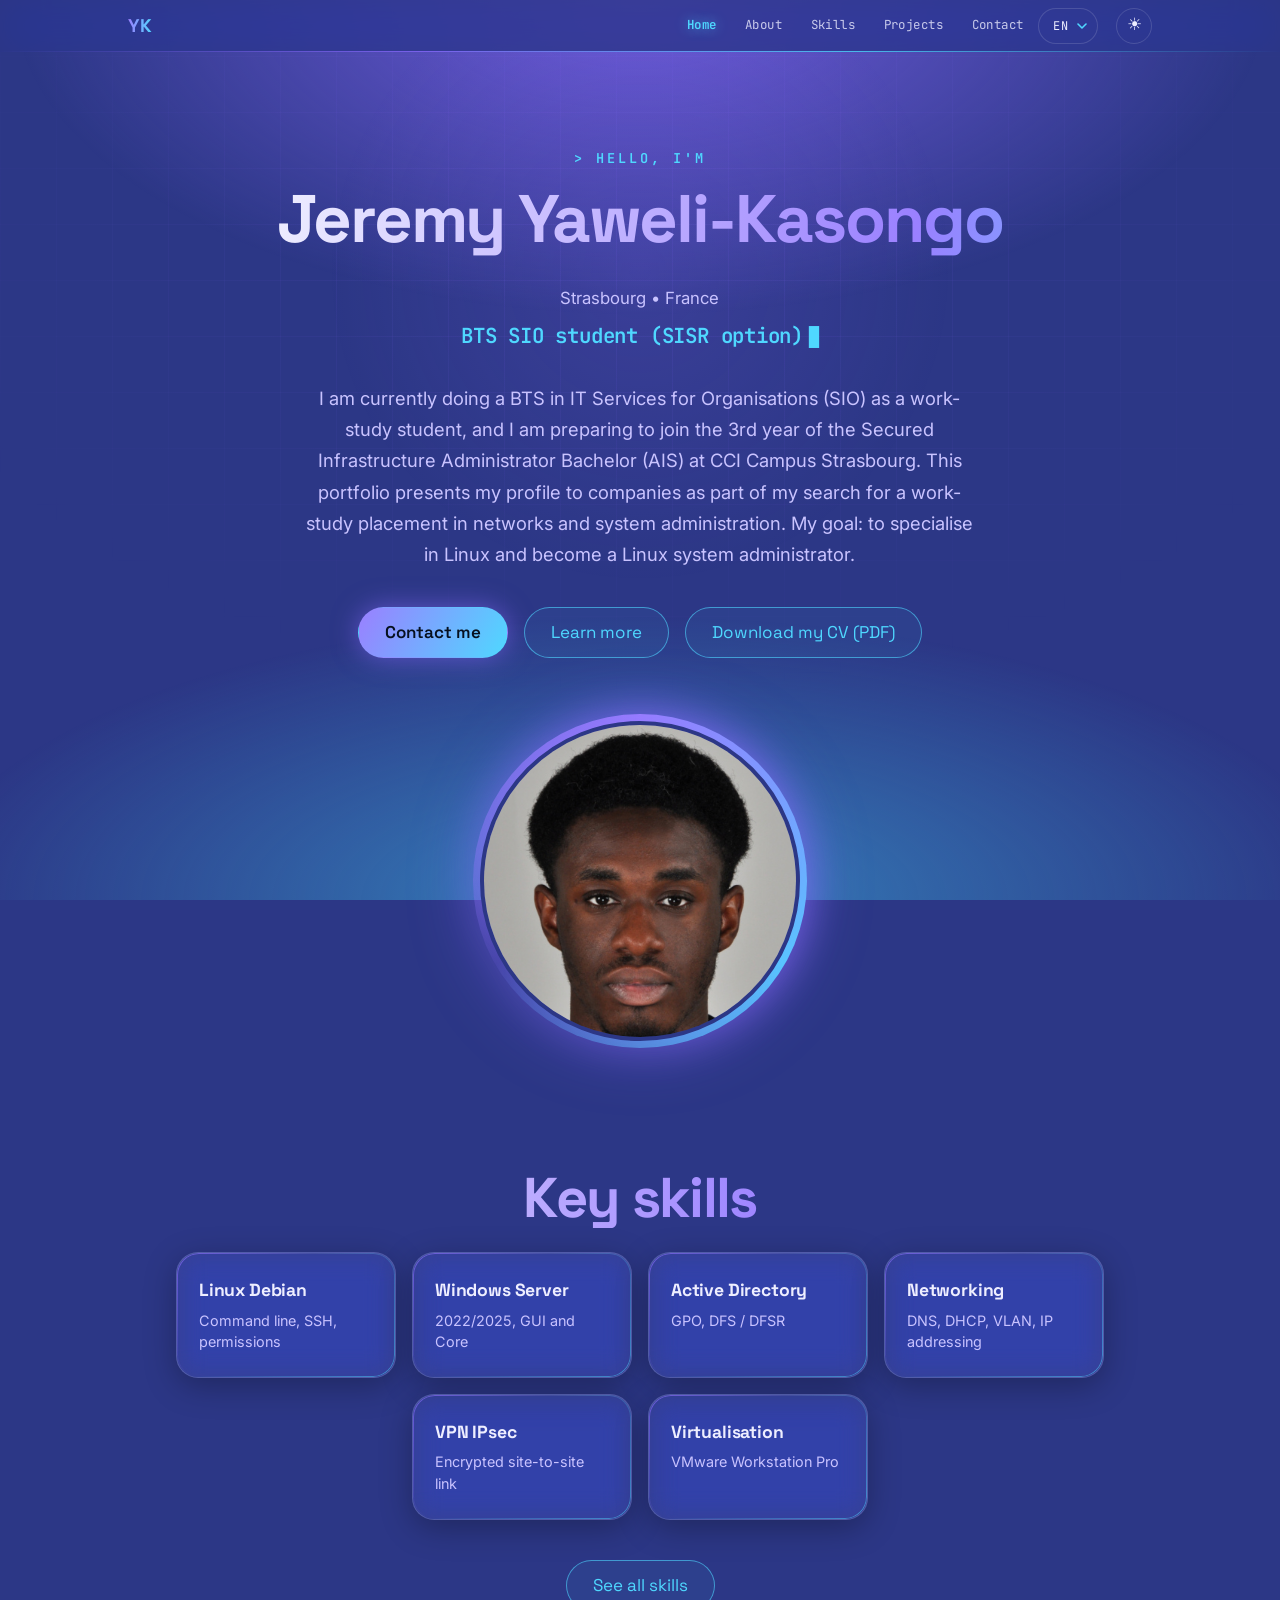
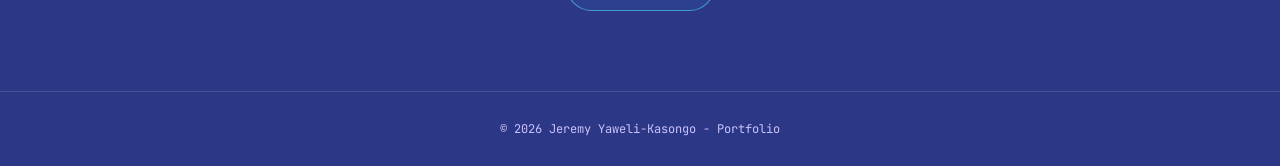
<file: index.html>
<!DOCTYPE html>
<html lang="fr">
<head>
    <meta charset="UTF-8">
    <meta name="viewport" content="width=device-width, initial-scale=1.0">
    <meta name="description" content="Portfolio de Jeremy Yaweli-Kasongo, étudiant en BTS SIO à Strasbourg, en recherche d'alternance en réseaux et administration système.">
    <meta name="theme-color" content="#2c3786">
    <meta property="og:type" content="website">
    <meta property="og:locale" content="fr_FR">
    <meta property="og:title" content="Accueil - Portfolio Jeremy Yaweli-Kasongo">
    <meta property="og:description" content="Portfolio de Jeremy Yaweli-Kasongo, étudiant en BTS SIO à Strasbourg, en recherche d'alternance en réseaux et administration système.">
    <meta property="og:url" content="https://yaweli-kasongo.github.io/portfolio/">
    <meta property="og:image" content="https://yaweli-kasongo.github.io/portfolio/jeremy-photo.jpg">
    <meta name="twitter:card" content="summary">
    <link rel="icon" href="data:image/svg+xml,%3Csvg xmlns=%27http://www.w3.org/2000/svg%27 viewBox=%270 0 64 64%27%3E%3Crect width=%2764%27 height=%2764%27 rx=%2714%27 fill=%27%23161b45%27/%3E%3Ctext x=%2732%27 y=%2743%27 font-family=%27monospace%27 font-size=%2730%27 font-weight=%27bold%27 text-anchor=%27middle%27 fill=%27%239a80ff%27%3EYK%3C/text%3E%3C/svg%3E">
    <title>Accueil - Portfolio Jeremy Yaweli-Kasongo</title>
        <link rel="preconnect" href="https://fonts.googleapis.com">
    <link rel="preconnect" href="https://fonts.gstatic.com" crossorigin>
    <link href="https://fonts.googleapis.com/css2?family=Inter:wght@400;600;700&family=Space+Grotesk:wght@500;600;700&family=JetBrains+Mono:wght@400;500&display=swap" rel="stylesheet">
    <link rel="stylesheet" href="style.css?v=16">
    <script src="i18n.js?v=19"></script>
    <script src="script.js?v=16"></script>
</head>
<body>

<a class="skip-link" href="#contenu">Aller au contenu</a>
<div class="scanlines"></div>

<header class="navbar">
    <div class="logo">YK</div>
    <select id="lang-select" class="lang-select" aria-label="Langue">
        <option value="fr">FR</option>
        <option value="en">EN</option>
        <option value="de">DE</option>
        <option value="es">ES</option>
        <option value="pt">PT</option>
        <option value="el">EL</option>
        <option value="ru">RU</option>
    </select>
    <button type="button" id="theme-btn" class="theme-btn" aria-label="Changer de thème"></button>
    <input type="checkbox" id="menu-toggle" class="menu-toggle" aria-label="Ouvrir le menu">
    <label for="menu-toggle" class="menu-btn" aria-hidden="true"><span></span></label>
    <nav aria-label="Navigation principale">
        <a href="index.html" class="active" aria-current="page">Accueil</a>
        <a href="about.html">À propos</a>
        <a href="services.html">Compétences</a>
        <a href="projects.html">Projets</a>
        <a href="contact.html">Contact</a>
    </nav>
</header>

<main id="contenu">
<section class="hero">
    <div class="hero-left">
        <p class="hello">Bonjour, je suis</p>
        <h1 class="name">Jeremy Yaweli-Kasongo</h1>
        <p class="location">Strasbourg • France</p>
        <p class="role">Étudiant en BTS SIO option SISR</p>

        <p class="hero-text">
            Actuellement en BTS Services Informatiques aux Organisations en alternance,
            je me prépare à intégrer la 3e année du Bachelor Administrateur d’Infrastructures Sécurisées
            à la CCI Campus Strasbourg.
            Ce portfolio a été créé pour présenter mon profil aux entreprises dans le cadre de ma recherche
            d’alternance en réseaux et administration système.
            Mon objectif : me spécialiser dans Linux et devenir administrateur système Linux.
        </p>

        <div class="hero-buttons">
            <a href="contact.html" class="btn primary">Me contacter</a>
            <a href="about.html" class="btn secondary">En savoir plus</a>
            <a href="cv/CV-Jeremy-Yaweli-Kasongo.pdf?v=2" class="btn secondary" download>Télécharger mon CV (PDF)</a>
        </div>
    </div>

    <div class="hero-right">
        <div class="photo-frame">
            <img src="jeremy-photo.jpg" alt="Photo de Jeremy Yaweli-Kasongo">
        </div>
    </div>
</section>

<section class="section skills" id="competences-cles">
    <h2>Compétences clés</h2>
    <div class="chips">
        <div class="chip"><strong>Linux Debian</strong><span>Ligne de commande, SSH, permissions</span></div>
        <div class="chip"><strong>Windows Server</strong><span>2022/2025, GUI et Core</span></div>
        <div class="chip"><strong>Active Directory</strong><span>GPO, DFS / DFSR</span></div>
        <div class="chip"><strong>Réseau</strong><span>DNS, DHCP, VLAN, adressage IP</span></div>
        <div class="chip"><strong>VPN IPsec</strong><span>Liaison chiffrée inter-sites</span></div>
        <div class="chip"><strong>Virtualisation</strong><span>VMware Workstation Pro</span></div>
    </div>
    <p class="more"><a class="btn secondary" href="services.html">Voir toutes les compétences</a></p>
</section></main>

<footer>
    <p>© 2026 Jeremy Yaweli-Kasongo - Portfolio</p>
</footer>

</body>
</html>
</file>
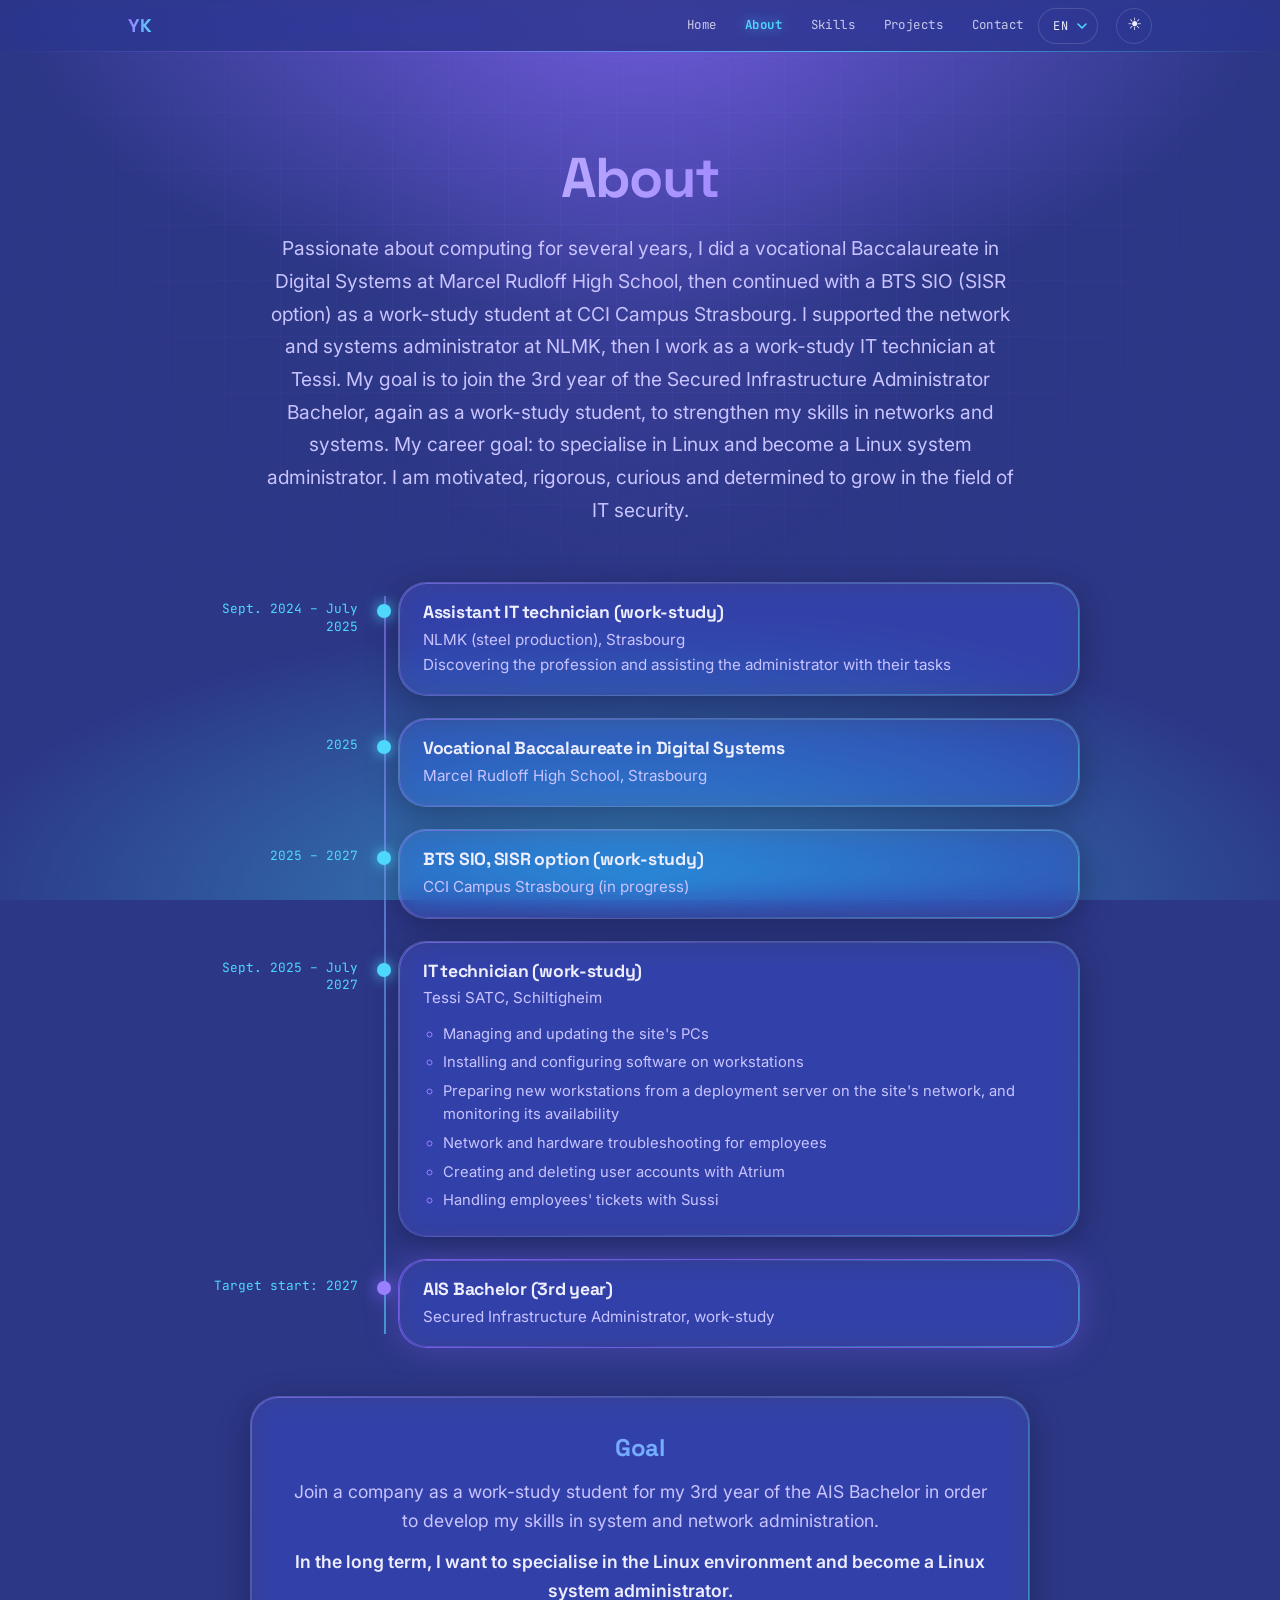
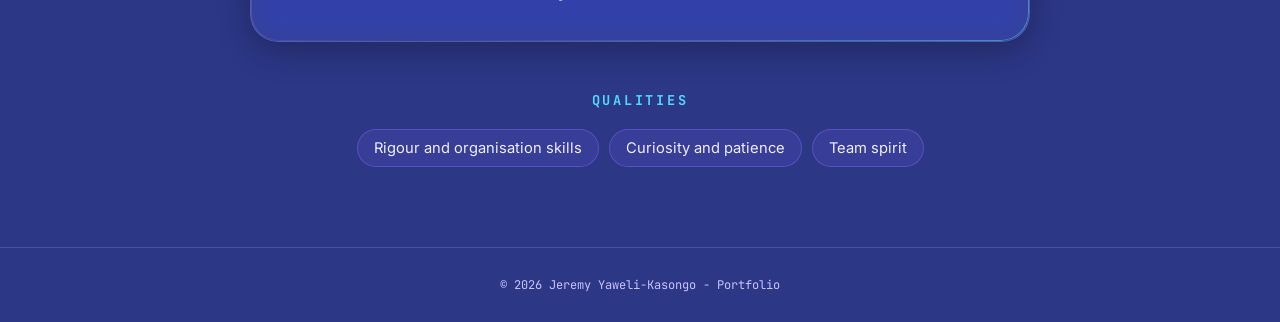
<file: about.html>
<!DOCTYPE html>
<html lang="fr">
<head>
    <meta charset="UTF-8">
    <meta name="viewport" content="width=device-width, initial-scale=1.0">
    <meta name="description" content="Parcours, formation et objectifs de Jeremy Yaweli-Kasongo, étudiant en BTS SIO à la CCI Campus Strasbourg.">
    <meta name="theme-color" content="#2c3786">
    <meta property="og:type" content="website">
    <meta property="og:locale" content="fr_FR">
    <meta property="og:title" content="À propos - Portfolio Jeremy Yaweli-Kasongo">
    <meta property="og:description" content="Parcours, formation et objectifs de Jeremy Yaweli-Kasongo, étudiant en BTS SIO à la CCI Campus Strasbourg.">
    <meta property="og:url" content="https://yaweli-kasongo.github.io/portfolio/about.html">
    <meta property="og:image" content="https://yaweli-kasongo.github.io/portfolio/jeremy-photo.jpg">
    <meta name="twitter:card" content="summary">
    <link rel="icon" href="data:image/svg+xml,%3Csvg xmlns=%27http://www.w3.org/2000/svg%27 viewBox=%270 0 64 64%27%3E%3Crect width=%2764%27 height=%2764%27 rx=%2714%27 fill=%27%23161b45%27/%3E%3Ctext x=%2732%27 y=%2743%27 font-family=%27monospace%27 font-size=%2730%27 font-weight=%27bold%27 text-anchor=%27middle%27 fill=%27%239a80ff%27%3EYK%3C/text%3E%3C/svg%3E">
    <title>À propos - Portfolio Jeremy Yaweli-Kasongo</title>
        <link rel="preconnect" href="https://fonts.googleapis.com">
    <link rel="preconnect" href="https://fonts.gstatic.com" crossorigin>
    <link href="https://fonts.googleapis.com/css2?family=Inter:wght@400;600;700&family=Space+Grotesk:wght@500;600;700&family=JetBrains+Mono:wght@400;500&display=swap" rel="stylesheet">
    <link rel="stylesheet" href="style.css?v=16">
    <script src="i18n.js?v=19"></script>
    <script src="script.js?v=16"></script>
</head>
<body>

<a class="skip-link" href="#contenu">Aller au contenu</a>
<div class="scanlines"></div>

<header class="navbar">
    <div class="logo">YK</div>
    <select id="lang-select" class="lang-select" aria-label="Langue">
        <option value="fr">FR</option>
        <option value="en">EN</option>
        <option value="de">DE</option>
        <option value="es">ES</option>
        <option value="pt">PT</option>
        <option value="el">EL</option>
        <option value="ru">RU</option>
    </select>
    <button type="button" id="theme-btn" class="theme-btn" aria-label="Changer de thème"></button>
    <input type="checkbox" id="menu-toggle" class="menu-toggle" aria-label="Ouvrir le menu">
    <label for="menu-toggle" class="menu-btn" aria-hidden="true"><span></span></label>
    <nav aria-label="Navigation principale">
        <a href="index.html">Accueil</a>
        <a href="about.html" class="active" aria-current="page">À propos</a>
        <a href="services.html">Compétences</a>
        <a href="projects.html">Projets</a>
        <a href="contact.html">Contact</a>
    </nav>
</header>

<main id="contenu">
<section class="section about">
    <h2>À propos</h2>

    <p class="text">
        Passionné d’informatique depuis plusieurs années, j’ai passé un Bac Pro Systèmes Numériques
        au lycée Marcel Rudloff, puis poursuivi en BTS SIO option SISR en alternance à la CCI Campus Strasbourg.
        J’ai accompagné l’administrateur réseau et systèmes de NLMK, puis je travaille comme technicien informatique en alternance chez Tessi.
        Mon objectif est d’intégrer la 3e année du Bachelor Administrateur d’Infrastructures Sécurisées,
        toujours en alternance, afin de renforcer mes compétences en réseaux et en systèmes.
        Mon projet professionnel : me spécialiser dans Linux et devenir administrateur système Linux.
        Je suis motivé, rigoureux, curieux et déterminé à évoluer dans le domaine de la sécurité informatique.
    </p>

    <ol class="timeline" aria-label="Parcours">
        <li class="tl-item">
            <span class="tl-date">Sept. 2024 – juil. 2025</span>
            <span class="tl-dot"></span>
            <div class="card tl-body">
                <h3>Assistant technicien informatique en alternance</h3>
                <p>NLMK (production d’acier), Strasbourg</p>
                <p>Découverte du métier et accompagnement de l’administrateur dans ses tâches</p>
            </div>
        </li>
        <li class="tl-item">
            <span class="tl-date">2025</span>
            <span class="tl-dot"></span>
            <div class="card tl-body">
                <h3>Bac Pro Systèmes Numériques</h3>
                <p>Lycée Marcel Rudloff, Strasbourg</p>
            </div>
        </li>
        <li class="tl-item">
            <span class="tl-date">2025 – 2027</span>
            <span class="tl-dot"></span>
            <div class="card tl-body">
                <h3>BTS SIO option SISR en alternance</h3>
                <p>CCI Campus Strasbourg (en cours)</p>
            </div>
        </li>
        <li class="tl-item">
            <span class="tl-date">Sept. 2025 – juil. 2027</span>
            <span class="tl-dot"></span>
            <div class="card tl-body">
                <h3>Technicien informatique en alternance</h3>
                <p>Tessi SATC, Schiltigheim</p>
                <ul class="tl-points">
                    <li>Gestion et mises à jour des PC du site</li>
                    <li>Installation et paramétrage de logiciels sur les postes</li>
                    <li>Préparation de nouveaux postes depuis un serveur de déploiement du réseau du site, et suivi de sa disponibilité</li>
                    <li>Dépannage réseau et matériel pour les collaborateurs</li>
                    <li>Création et suppression de comptes utilisateurs avec Atrium</li>
                    <li>Traitement des tickets des collaborateurs avec Sussi</li>
                </ul>
            </div>
        </li>
        <li class="tl-item next">
            <span class="tl-date">Rentrée visée : 2027</span>
            <span class="tl-dot"></span>
            <div class="card tl-body">
                <h3>Bachelor AIS (3e année)</h3>
                <p>Administrateur d’Infrastructures Sécurisées, en alternance</p>
            </div>
        </li>
    </ol>

    <div class="card goal">
        <h3>Objectif</h3>
        <p>Intégrer une entreprise en alternance pour ma 3e année de Bachelor AIS afin de développer mes compétences en administration système et réseau.</p>
        <p>À terme, je souhaite me spécialiser dans l’environnement Linux et devenir administrateur système Linux.</p>
    </div>

    <h3 class="sub">Qualités</h3>
    <div class="pills">
        <span class="pill">Rigueur et sens de l’organisation</span>
        <span class="pill">Curiosité et patience</span>
        <span class="pill">Esprit d’équipe</span>
    </div>
</section>
</main>

<footer>
    <p>© 2026 Jeremy Yaweli-Kasongo - Portfolio</p>
</footer>

</body>
</html>
</file>
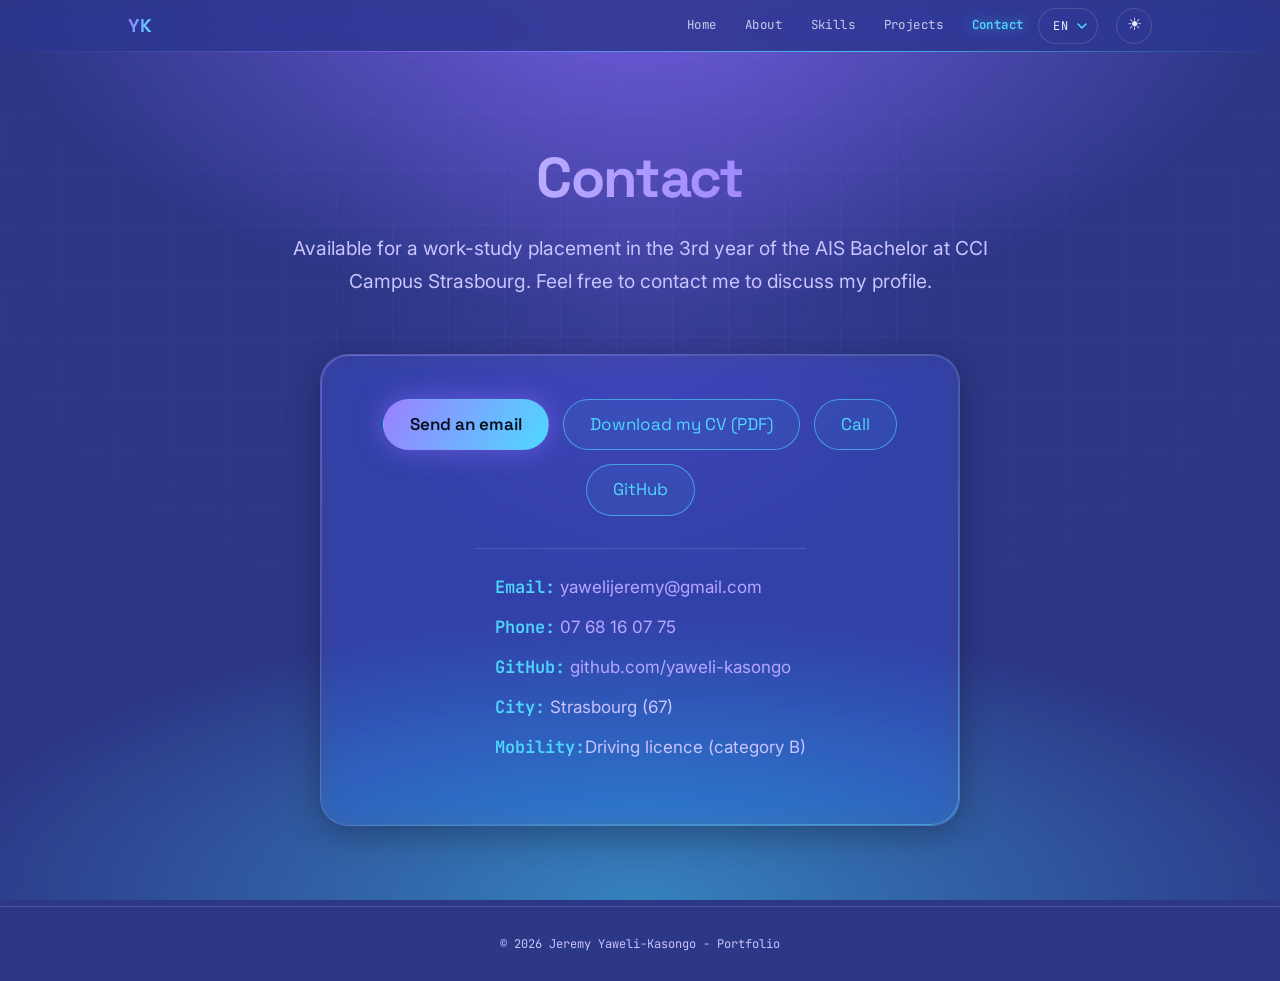
<file: contact.html>
<!DOCTYPE html>
<html lang="fr">
<head>
    <meta charset="UTF-8">
    <meta name="viewport" content="width=device-width, initial-scale=1.0">
    <meta name="description" content="Contacter Jeremy Yaweli-Kasongo, disponible pour une alternance en 3e année de Bachelor AIS à Strasbourg.">
    <meta name="theme-color" content="#2c3786">
    <meta property="og:type" content="website">
    <meta property="og:locale" content="fr_FR">
    <meta property="og:title" content="Contact - Portfolio Jeremy Yaweli-Kasongo">
    <meta property="og:description" content="Contacter Jeremy Yaweli-Kasongo, disponible pour une alternance en 3e année de Bachelor AIS à Strasbourg.">
    <meta property="og:url" content="https://yaweli-kasongo.github.io/portfolio/contact.html">
    <meta property="og:image" content="https://yaweli-kasongo.github.io/portfolio/jeremy-photo.jpg">
    <meta name="twitter:card" content="summary">
    <link rel="icon" href="data:image/svg+xml,%3Csvg xmlns=%27http://www.w3.org/2000/svg%27 viewBox=%270 0 64 64%27%3E%3Crect width=%2764%27 height=%2764%27 rx=%2714%27 fill=%27%23161b45%27/%3E%3Ctext x=%2732%27 y=%2743%27 font-family=%27monospace%27 font-size=%2730%27 font-weight=%27bold%27 text-anchor=%27middle%27 fill=%27%239a80ff%27%3EYK%3C/text%3E%3C/svg%3E">
    <title>Contact - Portfolio Jeremy Yaweli-Kasongo</title>
        <link rel="preconnect" href="https://fonts.googleapis.com">
    <link rel="preconnect" href="https://fonts.gstatic.com" crossorigin>
    <link href="https://fonts.googleapis.com/css2?family=Inter:wght@400;600;700&family=Space+Grotesk:wght@500;600;700&family=JetBrains+Mono:wght@400;500&display=swap" rel="stylesheet">
    <link rel="stylesheet" href="style.css?v=16">
    <script src="i18n.js?v=19"></script>
    <script src="script.js?v=16"></script>
</head>
<body>

<a class="skip-link" href="#contenu">Aller au contenu</a>
<div class="scanlines"></div>

<header class="navbar">
    <div class="logo">YK</div>
    <select id="lang-select" class="lang-select" aria-label="Langue">
        <option value="fr">FR</option>
        <option value="en">EN</option>
        <option value="de">DE</option>
        <option value="es">ES</option>
        <option value="pt">PT</option>
        <option value="el">EL</option>
        <option value="ru">RU</option>
    </select>
    <button type="button" id="theme-btn" class="theme-btn" aria-label="Changer de thème"></button>
    <input type="checkbox" id="menu-toggle" class="menu-toggle" aria-label="Ouvrir le menu">
    <label for="menu-toggle" class="menu-btn" aria-hidden="true"><span></span></label>
    <nav aria-label="Navigation principale">
        <a href="index.html">Accueil</a>
        <a href="about.html">À propos</a>
        <a href="services.html">Compétences</a>
        <a href="projects.html">Projets</a>
        <a href="contact.html" class="active" aria-current="page">Contact</a>
    </nav>
</header>

<main id="contenu">
<section class="section">
    <h2>Contact</h2>

    <p class="text">
        Disponible pour une alternance en 3e année de Bachelor AIS à la CCI Campus Strasbourg.
        N’hésitez pas à me contacter pour échanger sur mon profil.
    </p>

    <div class="card contact-card">
        <div class="contact-actions">
            <a class="btn primary" href="mailto:yawelijeremy@gmail.com">Envoyer un email</a>
            <a class="btn secondary" href="cv/CV-Jeremy-Yaweli-Kasongo.pdf?v=2" download>Télécharger mon CV (PDF)</a>
            <a class="btn secondary" href="tel:+33768160775">Appeler</a>
            <a class="btn secondary" href="https://github.com/yaweli-kasongo" target="_blank" rel="noopener">GitHub</a>
        </div>
        <ul class="contact-list">
            <li><span class="label">Email :</span> <a href="mailto:yawelijeremy@gmail.com">yawelijeremy@gmail.com</a></li>
            <li><span class="label">Tél :</span> <a href="tel:+33768160775">07 68 16 07 75</a></li>
            <li><span class="label">GitHub :</span> <a href="https://github.com/yaweli-kasongo" target="_blank" rel="noopener">github.com/yaweli-kasongo</a></li>
            <li><span class="label">Ville :</span> Strasbourg (67)</li>
            <li><span class="label">Mobilité :</span> Permis B</li>
        </ul>
    </div>
</section>
</main>

<footer>
    <p>© 2026 Jeremy Yaweli-Kasongo - Portfolio</p>
</footer>

</body>
</html>
</file>
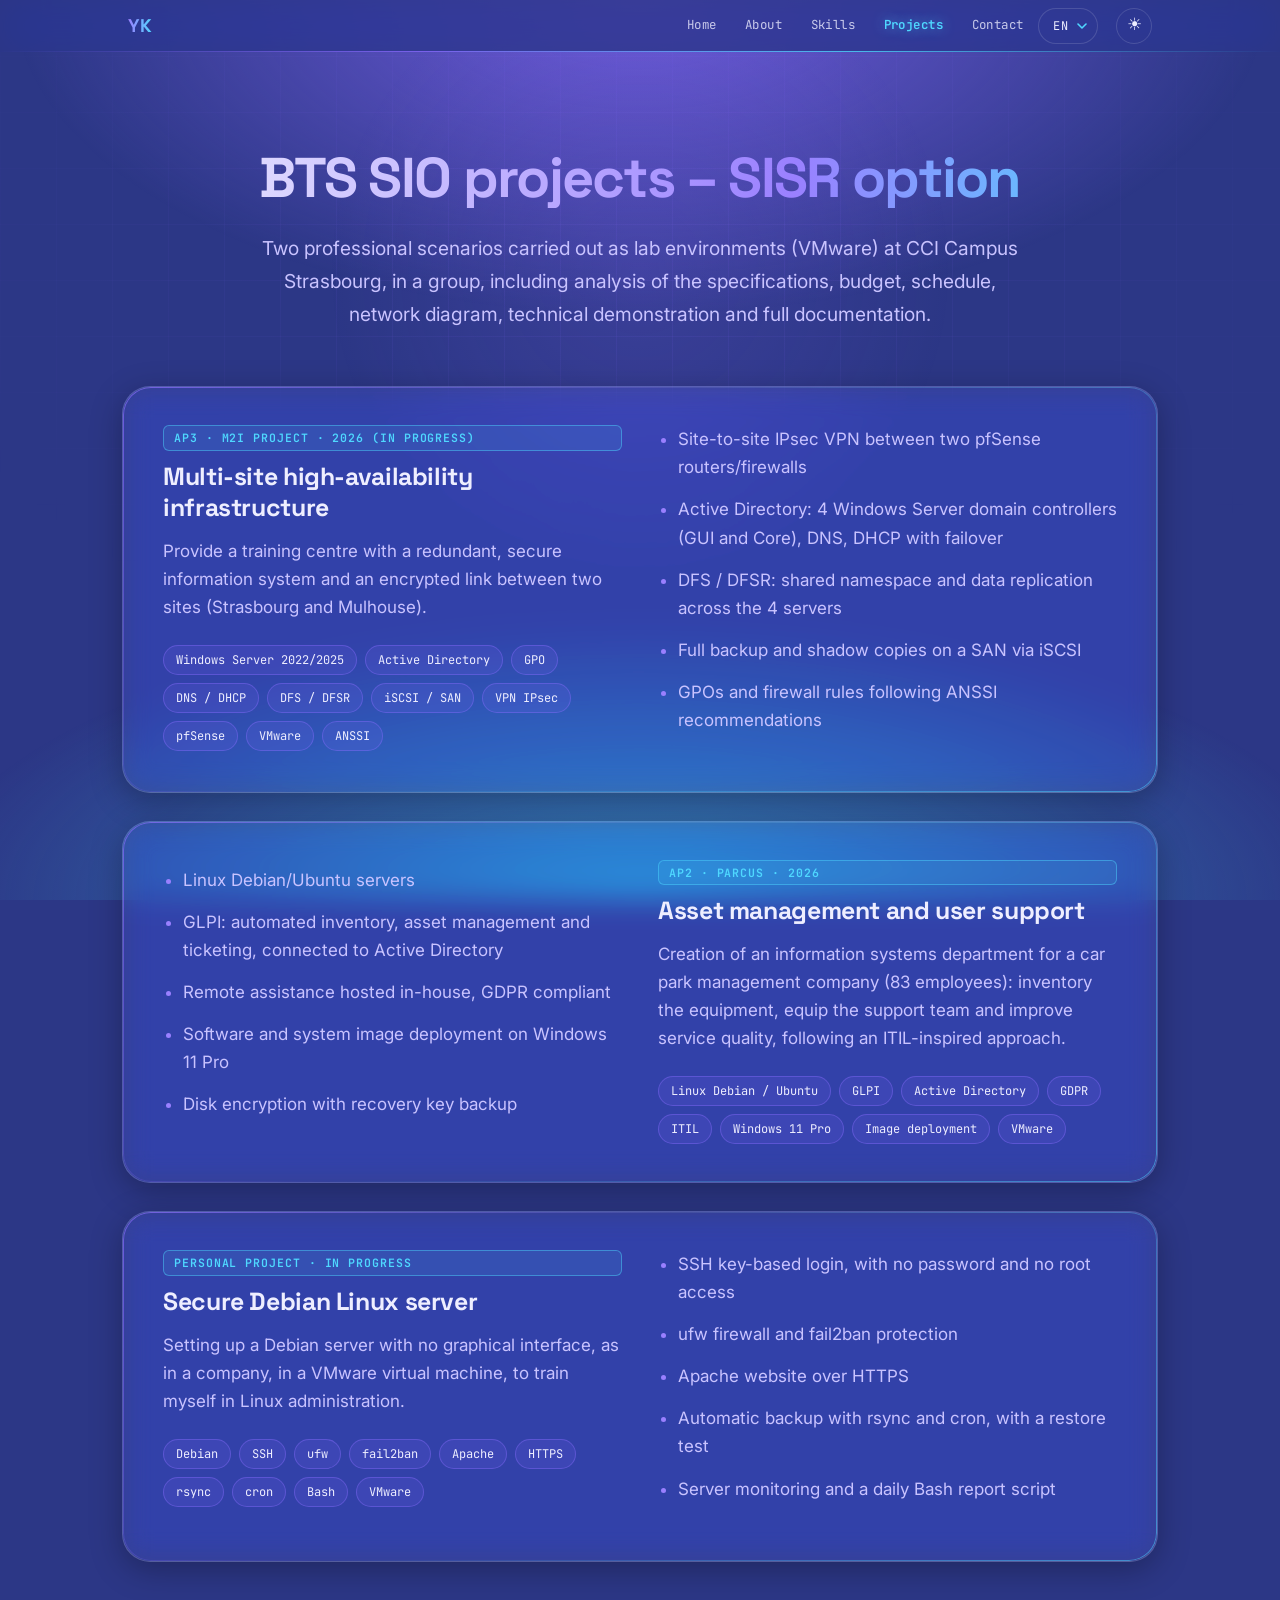
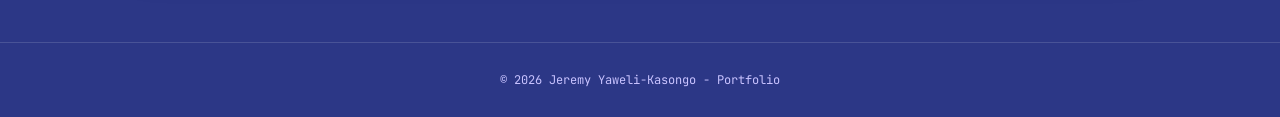
<file: projects.html>
<!DOCTYPE html>
<html lang="fr">
<head>
    <meta charset="UTF-8">
    <meta name="viewport" content="width=device-width, initial-scale=1.0">
    <meta name="description" content="Projets BTS SIO option SISR de Jeremy Yaweli-Kasongo : gestion de parc GLPI (PARCUS) et infrastructure haute disponibilité multi-sites (M2i).">
    <meta name="theme-color" content="#2c3786">
    <meta property="og:type" content="website">
    <meta property="og:locale" content="fr_FR">
    <meta property="og:title" content="Projets - Portfolio Jeremy Yaweli-Kasongo">
    <meta property="og:description" content="Projets BTS SIO option SISR de Jeremy Yaweli-Kasongo : gestion de parc GLPI (PARCUS) et infrastructure haute disponibilité multi-sites (M2i).">
    <meta property="og:url" content="https://yaweli-kasongo.github.io/portfolio/projects.html">
    <meta property="og:image" content="https://yaweli-kasongo.github.io/portfolio/jeremy-photo.jpg">
    <meta name="twitter:card" content="summary">
    <link rel="icon" href="data:image/svg+xml,%3Csvg xmlns=%27http://www.w3.org/2000/svg%27 viewBox=%270 0 64 64%27%3E%3Crect width=%2764%27 height=%2764%27 rx=%2714%27 fill=%27%23161b45%27/%3E%3Ctext x=%2732%27 y=%2743%27 font-family=%27monospace%27 font-size=%2730%27 font-weight=%27bold%27 text-anchor=%27middle%27 fill=%27%239a80ff%27%3EYK%3C/text%3E%3C/svg%3E">
    <title>Projets - Portfolio Jeremy Yaweli-Kasongo</title>
    <link rel="preconnect" href="https://fonts.googleapis.com">
    <link rel="preconnect" href="https://fonts.gstatic.com" crossorigin>
    <link href="https://fonts.googleapis.com/css2?family=Inter:wght@400;600;700&family=Space+Grotesk:wght@500;600;700&family=JetBrains+Mono:wght@400;500&display=swap" rel="stylesheet">
    <link rel="stylesheet" href="style.css?v=16">
    <script src="i18n.js?v=19"></script>
    <script src="script.js?v=16"></script>
</head>
<body>

<a class="skip-link" href="#contenu">Aller au contenu</a>
<div class="scanlines"></div>

<header class="navbar">
    <div class="logo">YK</div>
    <select id="lang-select" class="lang-select" aria-label="Langue">
        <option value="fr">FR</option>
        <option value="en">EN</option>
        <option value="de">DE</option>
        <option value="es">ES</option>
        <option value="pt">PT</option>
        <option value="el">EL</option>
        <option value="ru">RU</option>
    </select>
    <button type="button" id="theme-btn" class="theme-btn" aria-label="Changer de thème"></button>
    <input type="checkbox" id="menu-toggle" class="menu-toggle" aria-label="Ouvrir le menu">
    <label for="menu-toggle" class="menu-btn" aria-hidden="true"><span></span></label>
    <nav aria-label="Navigation principale">
        <a href="index.html">Accueil</a>
        <a href="about.html">À propos</a>
        <a href="services.html">Compétences</a>
        <a href="projects.html" class="active" aria-current="page">Projets</a>
        <a href="contact.html">Contact</a>
    </nav>
</header>

<main id="contenu">
<section class="section">
    <h2>Projets BTS SIO – option SISR</h2>

    <p class="text">
        Deux situations professionnelles réalisées en maquette (VMware) à la CCI Campus Strasbourg,
        en groupe, avec étude du cahier des charges, budget, planning, schéma réseau,
        démonstration technique et documentation complète.
    </p>

    <div class="case-list">
        <article class="card case">
            <div class="case-head">
                <span class="badge">AP3 · Projet M2i · 2026 (en cours)</span>
                <h3>Infrastructure haute disponibilité multi-sites</h3>
                <p>
                    Fournir à un centre de formation un système d’information redondé et sécurisé,
                    avec une liaison chiffrée entre deux sites (Strasbourg et Mulhouse).
                </p>
                <div class="tags">
                    <span class="tag">Windows Server 2022/2025</span>
                    <span class="tag">Active Directory</span>
                    <span class="tag">GPO</span>
                    <span class="tag">DNS / DHCP</span>
                    <span class="tag">DFS / DFSR</span>
                    <span class="tag">iSCSI / SAN</span>
                    <span class="tag">VPN IPsec</span>
                    <span class="tag">pfSense</span>
                    <span class="tag">VMware</span>
                    <span class="tag">ANSSI</span>
                </div>
            </div>
            <ul class="case-points">
                <li>VPN IPsec site à site entre deux routeurs/pare-feu pfSense</li>
                <li>Active Directory : 4 contrôleurs de domaine Windows Server (GUI et Core), DNS, DHCP avec basculement</li>
                <li>DFS / DFSR : espace de noms commun et réplication des données entre les 4 serveurs</li>
                <li>Sauvegarde complète et clichés instantanés sur SAN via iSCSI</li>
                <li>GPO et règles de pare-feu selon les recommandations de l’ANSSI</li>
            </ul>
        </article>

        <article class="card case">
            <div class="case-head">
                <span class="badge">AP2 · PARCUS · 2026</span>
                <h3>Gestion de parc et support utilisateurs</h3>
                <p>
                    Création d’une direction des systèmes d’information pour une société de gestion
                    de parkings (83 salariés) : inventorier le parc, outiller le support
                    et améliorer la qualité de service, dans une démarche inspirée d’ITIL.
                </p>
                <div class="tags">
                    <span class="tag">Linux Debian / Ubuntu</span>
                    <span class="tag">GLPI</span>
                    <span class="tag">Active Directory</span>
                    <span class="tag">RGPD</span>
                    <span class="tag">ITIL</span>
                    <span class="tag">Windows 11 Pro</span>
                    <span class="tag">Déploiement d’images</span>
                    <span class="tag">VMware</span>
                </div>
            </div>
            <ul class="case-points">
                <li>Serveurs Linux Debian/Ubuntu</li>
                <li>GLPI : inventaire automatisé, gestion de parc et tickets, connecté à l’Active Directory</li>
                <li>Assistance à distance hébergée en interne, conforme au RGPD</li>
                <li>Déploiement de logiciels et d’images système sur Windows 11 Pro</li>
                <li>Chiffrement des disques avec sauvegarde de la clé de récupération</li>
            </ul>
        </article>

        <article class="card case">
            <div class="case-head">
                <span class="badge">Projet personnel · en cours</span>
                <h3>Serveur Linux Debian sécurisé</h3>
                <p>
                    Montage d’un serveur Debian sans interface graphique, comme en entreprise,
                    dans une machine virtuelle VMware, pour me former à l’administration Linux.
                </p>
                <div class="tags">
                    <span class="tag">Debian</span>
                    <span class="tag">SSH</span>
                    <span class="tag">ufw</span>
                    <span class="tag">fail2ban</span>
                    <span class="tag">Apache</span>
                    <span class="tag">HTTPS</span>
                    <span class="tag">rsync</span>
                    <span class="tag">cron</span>
                    <span class="tag">Bash</span>
                    <span class="tag">VMware</span>
                </div>
            </div>
            <ul class="case-points">
                <li>Connexion SSH par clés, sans mot de passe ni accès root</li>
                <li>Pare-feu ufw et protection fail2ban</li>
                <li>Site web Apache en HTTPS</li>
                <li>Sauvegarde automatique avec rsync et cron, avec test de restauration</li>
                <li>Supervision du serveur et script Bash de rapport quotidien</li>
            </ul>
        </article>
    </div>
</section>
</main>

<footer>
    <p>© 2026 Jeremy Yaweli-Kasongo - Portfolio</p>
</footer>

</body>
</html>
</file>
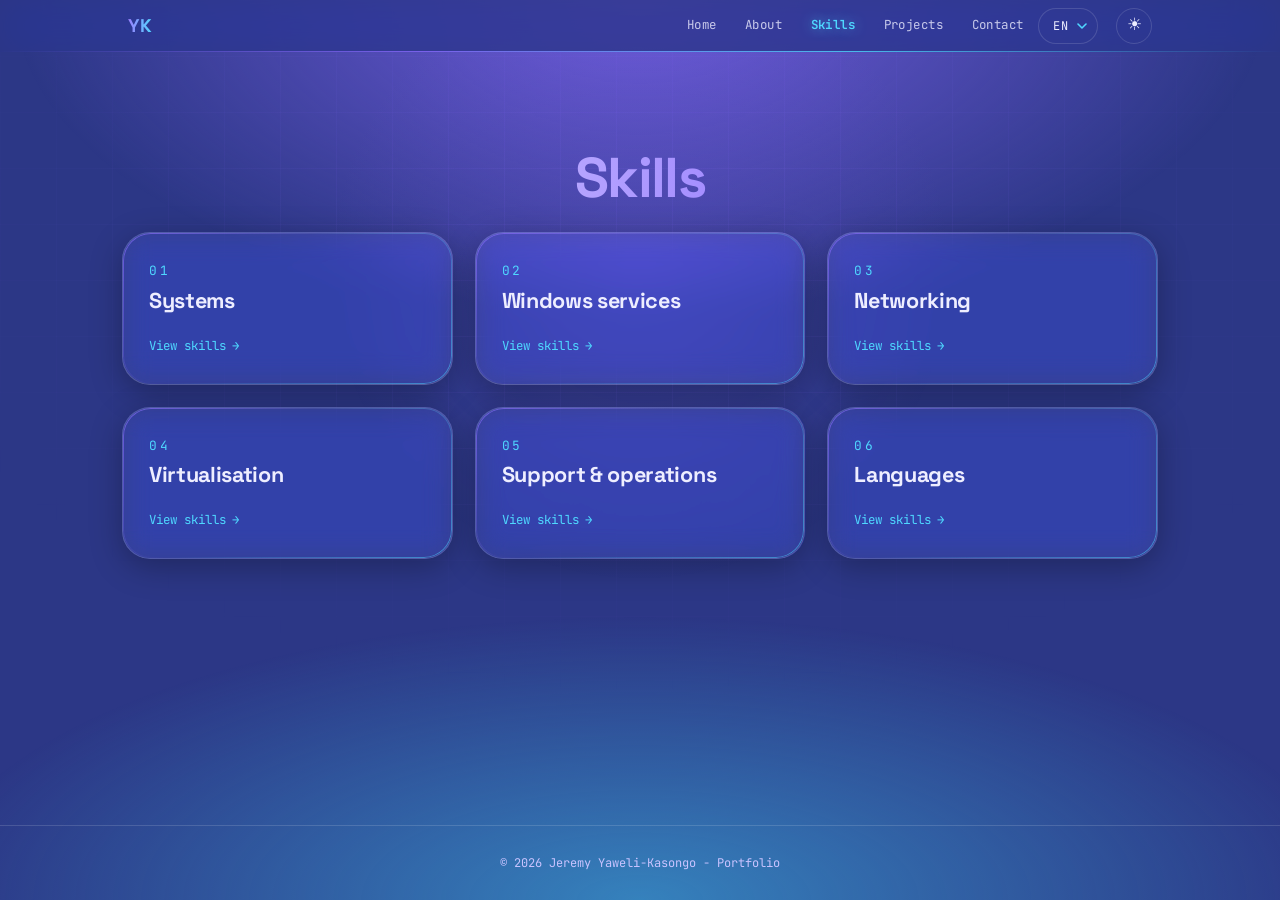
<file: services.html>
<!DOCTYPE html>
<html lang="fr">
<head>
    <meta charset="UTF-8">
    <meta name="viewport" content="width=device-width, initial-scale=1.0">
    <meta name="description" content="Compétences de Jeremy Yaweli-Kasongo : Linux Debian, Windows Server, Active Directory, GPO, DFS, réseau, VPN IPsec, virtualisation VMware.">
    <meta name="theme-color" content="#2c3786">
    <meta property="og:type" content="website">
    <meta property="og:locale" content="fr_FR">
    <meta property="og:title" content="Compétences - Portfolio Jeremy Yaweli-Kasongo">
    <meta property="og:description" content="Compétences de Jeremy Yaweli-Kasongo : Linux Debian, Windows Server, Active Directory, GPO, DFS, réseau, VPN IPsec, virtualisation VMware.">
    <meta property="og:url" content="https://yaweli-kasongo.github.io/portfolio/services.html">
    <meta property="og:image" content="https://yaweli-kasongo.github.io/portfolio/jeremy-photo.jpg">
    <meta name="twitter:card" content="summary">
    <link rel="icon" href="data:image/svg+xml,%3Csvg xmlns=%27http://www.w3.org/2000/svg%27 viewBox=%270 0 64 64%27%3E%3Crect width=%2764%27 height=%2764%27 rx=%2714%27 fill=%27%23161b45%27/%3E%3Ctext x=%2732%27 y=%2743%27 font-family=%27monospace%27 font-size=%2730%27 font-weight=%27bold%27 text-anchor=%27middle%27 fill=%27%239a80ff%27%3EYK%3C/text%3E%3C/svg%3E">
    <title>Compétences - Portfolio Jeremy Yaweli-Kasongo</title>
        <link rel="preconnect" href="https://fonts.googleapis.com">
    <link rel="preconnect" href="https://fonts.gstatic.com" crossorigin>
    <link href="https://fonts.googleapis.com/css2?family=Inter:wght@400;600;700&family=Space+Grotesk:wght@500;600;700&family=JetBrains+Mono:wght@400;500&display=swap" rel="stylesheet">
    <link rel="stylesheet" href="style.css?v=16">
    <script src="i18n.js?v=19"></script>
    <script src="script.js?v=16"></script>
</head>
<body>

<a class="skip-link" href="#contenu">Aller au contenu</a>
<div class="scanlines"></div>

<header class="navbar">
    <div class="logo">YK</div>
    <select id="lang-select" class="lang-select" aria-label="Langue">
        <option value="fr">FR</option>
        <option value="en">EN</option>
        <option value="de">DE</option>
        <option value="es">ES</option>
        <option value="pt">PT</option>
        <option value="el">EL</option>
        <option value="ru">RU</option>
    </select>
    <button type="button" id="theme-btn" class="theme-btn" aria-label="Changer de thème"></button>
    <input type="checkbox" id="menu-toggle" class="menu-toggle" aria-label="Ouvrir le menu">
    <label for="menu-toggle" class="menu-btn" aria-hidden="true"><span></span></label>
    <nav aria-label="Navigation principale">
        <a href="index.html">Accueil</a>
        <a href="about.html">À propos</a>
        <a href="services.html" class="active" aria-current="page">Compétences</a>
        <a href="projects.html">Projets</a>
        <a href="contact.html">Contact</a>
    </nav>
</header>

<main id="contenu">
<section class="section">
    <h2>Compétences</h2>

    <div class="skill-grid">
        <article class="card skill-block" role="button" tabindex="0" aria-haspopup="dialog">
            <span class="num">01</span>
            <h3>Systèmes</h3>
            <span class="hint">Voir les compétences</span>
            <div class="pills">
                <span class="pill">Linux Debian : ligne de commande et interface graphique</span>
                <span class="pill">Windows 11 Pro</span>
                <span class="pill">Windows Server 2022/2025 (GUI et Core)</span>
                <span class="pill">SSH, utilisateurs et permissions, paquets (apt)</span>
            </div>
        </article>

        <article class="card skill-block" role="button" tabindex="0" aria-haspopup="dialog">
            <span class="num">02</span>
            <h3>Services Windows</h3>
            <span class="hint">Voir les compétences</span>
            <div class="pills">
                <span class="pill">Active Directory et GPO</span>
                <span class="pill">DFS / DFSR</span>
                <span class="pill">Gestion des droits et partages réseau</span>
            </div>
        </article>

        <article class="card skill-block" role="button" tabindex="0" aria-haspopup="dialog">
            <span class="num">03</span>
            <h3>Réseau</h3>
            <span class="hint">Voir les compétences</span>
            <div class="pills">
                <span class="pill">Configuration réseau Linux et Windows</span>
                <span class="pill">VPN IPsec inter-sites</span>
                <span class="pill">DNS, DHCP</span>
                <span class="pill">Adressage IP, VLAN</span>
            </div>
        </article>

        <article class="card skill-block" role="button" tabindex="0" aria-haspopup="dialog">
            <span class="num">04</span>
            <h3>Virtualisation</h3>
            <span class="hint">Voir les compétences</span>
            <div class="pills">
                <span class="pill">VMware Workstation Pro</span>
                <span class="pill">Réseaux virtuels : NAT, Bridge, Host-only, VMnet</span>
            </div>
        </article>

        <article class="card skill-block" role="button" tabindex="0" aria-haspopup="dialog">
            <span class="num">05</span>
            <h3>Support &amp; exploitation</h3>
            <span class="hint">Voir les compétences</span>
            <div class="pills">
                <span class="pill">Technicien informatique en alternance (Tessi)</span>
                <span class="pill">Mises à jour et paramétrage des postes de travail</span>
                <span class="pill">Dépannage réseau et matériel</span>
                <span class="pill">Gestion des comptes utilisateurs et des tickets (Atrium, Sussi)</span>
                <span class="pill">Gestion de parc et tickets avec GLPI</span>
                <span class="pill">Déploiement de logiciels et d’images système</span>
            </div>
        </article>

        <article class="card skill-block" role="button" tabindex="0" aria-haspopup="dialog">
            <span class="num">06</span>
            <h3>Langues</h3>
            <span class="hint">Voir les compétences</span>
            <div class="pills">
                <span class="pill">Français : langue maternelle</span>
                <span class="pill">Anglais : A2 – B1 (niveau scolaire)</span>
            </div>
        </article>
    </div>
</section>

<dialog id="skill-dialog" class="skill-dialog" aria-labelledby="skill-dialog-title">
    <button type="button" class="dlg-close" aria-label="Fermer">×</button>
    <span class="num" id="skill-dialog-num"></span>
    <h3 id="skill-dialog-title"></h3>
    <div class="pills" id="skill-dialog-pills"></div>
</dialog>
</main>

<footer>
    <p>© 2026 Jeremy Yaweli-Kasongo - Portfolio</p>
</footer>

</body>
</html>
</file>
<file: style.css>
:root {
    --bg: #2c3786;
    --surface: #3b46a3;
    --text: #eeeeff;
    --text-soft: #c9c3ff;
    --line: rgba(255, 255, 255, 0.14);
    --accent: #9a80ff;
    --accent-rgb: 138, 107, 255;
    --accent-hover: #b6a6ff;
    --accent-text: #b6a6ff;
    --on-accent: #0c0e24;
    --nav-bg: rgba(44, 55, 134, 0.82);
    --glow: 1;
    --radius: 28px;
    --font: -apple-system, BlinkMacSystemFont, "SF Pro Display", "SF Pro Text", "Inter", "Segoe UI", Helvetica, Arial, sans-serif;
}
/* Thème clair (bouton soleil/lune) */
:root[data-theme="light"] {
    --bg: #f4f5ff;
    --surface: #ffffff;
    --text: #1d1d3a;
    --text-soft: #4c4c78;
    --line: rgba(29, 29, 58, 0.14);
    --accent: #6f4fe0;
    --accent-rgb: 111, 79, 224;
    --accent-hover: #5a3fd0;
    --accent-text: #5a3fd0;
    --on-accent: #ffffff;
    --nav-bg: rgba(244, 245, 255, 0.82);
    --glow: 0.3;
}

/* ---------------- GLOBAL ---------------- */

* {
    box-sizing: border-box;
}

html, body {
    margin: 0;
    padding: 0;
}

html {
    scroll-behavior: smooth;
    scrollbar-color: var(--accent) var(--bg);
    scrollbar-width: thin;
}

body {
    font-family: var(--font);
    background: var(--bg);
    color: var(--text);
    overflow-x: hidden;
    min-height: 100vh;
    display: flex;
    flex-direction: column;
    -webkit-font-smoothing: antialiased;
    -moz-osx-font-smoothing: grayscale;
    line-height: 1.5;
}

main {
    flex: 1;
}

a {
    color: var(--accent-text);
}

a:focus-visible,
.btn:focus-visible {
    outline: 3px solid rgba(var(--accent-rgb), 0.7);
    outline-offset: 3px;
    border-radius: 6px;
}

/* Lueurs de fond violette et bleue */
body::before {
    content: "";
    position: fixed;
    inset: 0;
    z-index: -1;
    pointer-events: none;
    background:
        radial-gradient(ellipse 70% 50% at 50% 0%, rgba(var(--accent-rgb), 0.7), transparent 70%),
        radial-gradient(ellipse 80% 45% at 50% 100%, rgba(60, 180, 225, 0.6), transparent 70%);
    opacity: var(--glow);
}

::-webkit-scrollbar { width: 10px; }
::-webkit-scrollbar-track { background: var(--bg); }
::-webkit-scrollbar-thumb { background: var(--accent); border-radius: 6px; }

/* Effet scanlines retiré dans ce style (l'élément reste dans le HTML) */
.scanlines {
    display: none;
}

/* Lien d'évitement (accessibilité clavier) */
.skip-link {
    position: absolute;
    left: 12px;
    top: -60px;
    z-index: 1000;
    padding: 10px 16px;
    border-radius: 980px;
    background: var(--accent);
    color: var(--on-accent);
    font-weight: 600;
    text-decoration: none;
    transition: top 0.2s;
}

.skip-link:focus {
    top: 12px;
}

/* ---------------- NAVBAR ---------------- */

.navbar {
    position: sticky;
    top: 0;
    z-index: 100;
    display: flex;
    justify-content: space-between;
    align-items: center;
    min-height: 52px;
    padding: 0 max(22px, calc((100vw - 1024px) / 2));
    background: var(--nav-bg);
    -webkit-backdrop-filter: saturate(180%) blur(20px);
    backdrop-filter: saturate(180%) blur(20px);
    border-bottom: 1px solid var(--line);
}

.logo {
    font-size: 1.15rem;
    font-weight: 600;
    letter-spacing: -0.01em;
    color: var(--text);
}

.logo span {
    color: var(--accent);
}

.navbar nav {
    display: flex;
    gap: 28px;
}

.navbar nav a {
    color: var(--text);
    opacity: 0.8;
    font-size: 0.8125rem;
    text-decoration: none;
    transition: opacity 0.2s;
}

.navbar nav a:hover,
.navbar nav a.active {
    opacity: 1;
}

.navbar nav a.active {
    font-weight: 600;
}

/* Bouton menu (mobile) : masqué sur ordinateur */
.menu-toggle,
.menu-btn {
    display: none;
}

/* ---------------- HERO ---------------- */

.hero {
    display: flex;
    flex-direction: column;
    align-items: center;
    justify-content: center;
    gap: 56px;
    padding: 96px 22px 80px;
    text-align: center;
}

.hero-left {
    max-width: 820px;
    animation: fadeUp 0.9s ease both;
}

.hello {
    margin: 0 0 10px;
    font-size: 1.3rem;
    font-weight: 600;
    color: var(--text-soft);
}

.name {
    margin: 0;
    font-size: clamp(2rem, 7.4vw, 5rem);
    font-weight: 700;
    letter-spacing: -0.03em;
    line-height: 1.05;
    white-space: nowrap;
    color: var(--text);
}

.location {
    margin: 18px 0 0;
    font-size: 1.05rem;
    color: var(--text-soft);
}

.role {
    margin: 8px 0 0;
    font-size: clamp(1.15rem, 2.4vw, 1.6rem);
    font-weight: 600;
    letter-spacing: -0.01em;
    color: var(--accent-text);
}

.hero-text {
    max-width: 680px;
    margin: 32px auto 0;
    font-size: 1.15rem;
    line-height: 1.7;
    color: var(--text-soft);
}

/* ---------------- BOUTONS ---------------- */

.hero-buttons {
    margin-top: 36px;
    display: flex;
    gap: 16px;
    justify-content: center;
    flex-wrap: wrap;
}

.btn {
    display: inline-block;
    padding: 12px 26px;
    border-radius: 980px;
    font-size: 1.0625rem;
    font-weight: 400;
    text-decoration: none;
    border: 1px solid transparent;
    transition: background 0.25s, color 0.25s, border-color 0.25s;
}

.btn.primary {
    background: var(--accent);
    color: var(--on-accent);
}

.btn.primary:hover {
    background: var(--accent-hover);
}

.btn.secondary {
    color: var(--accent-text);
    border-color: var(--accent-text);
    background: transparent;
}

.btn.secondary:hover {
    background: var(--accent-text);
    color: var(--on-accent);
}

/* ---------------- PHOTO ---------------- */

.hero-right {
    display: flex;
    justify-content: center;
    animation: fadeUp 1.1s 0.15s ease both;
}

.photo-frame {
    width: 320px;
    height: 320px;
    border-radius: 50%;
    overflow: hidden;
    background: var(--surface);
    box-shadow: 0 0 60px rgba(var(--accent-rgb), 0.45), 0 30px 60px rgba(0, 0, 0, 0.35);
}

.photo-frame img {
    width: 100%;
    height: 100%;
    object-fit: cover;
    object-position: center 20%;
    display: block;
}

/* ---------------- SECTIONS ---------------- */

.section {
    max-width: 1080px;
    margin: 0 auto;
    padding: 96px 22px 80px;
    text-align: center;
    min-height: 55vh;
    animation: fadeUp 0.8s ease both;
}

.section h2 {
    margin: 0 0 24px;
    font-size: clamp(2rem, 5.2vw, 3.5rem);
    font-weight: 700;
    letter-spacing: -0.03em;
    line-height: 1.08;
    color: var(--text);
}

.section .text {
    max-width: 760px;
    margin: 0 auto 56px;
    font-size: 1.2rem;
    line-height: 1.7;
    color: var(--text-soft);
}

/* ---------------- CARTES ---------------- */

.cards {
    display: flex;
    flex-wrap: wrap;
    gap: 24px;
    justify-content: center;
}

.card {
    width: 320px;
    padding: 36px 32px;
    border-radius: var(--radius);
    background: var(--surface);
    text-align: left;
    transition: transform 0.35s ease, box-shadow 0.35s ease;
}

.card:hover {
    transform: scale(1.02);
    box-shadow: 0 0 40px rgba(var(--accent-rgb), 0.35), 0 18px 40px rgba(0, 0, 0, 0.3);
}

.card.wide {
    width: 100%;
    max-width: 500px;
    padding: 40px 36px;
}

.card h3 {
    margin: 0 0 14px;
    font-size: 1.4rem;
    font-weight: 700;
    letter-spacing: -0.015em;
    line-height: 1.25;
    color: var(--text);
}

.card.wide h3 {
    font-size: 1.6rem;
}

.card p {
    margin: 0 0 16px;
    font-size: 1.0625rem;
    line-height: 1.65;
    color: var(--text-soft);
}

.card ul {
    margin: 0 0 20px;
    padding-left: 20px;
    font-size: 1.0625rem;
    line-height: 1.65;
    color: var(--text-soft);
}

.card li {
    margin-bottom: 12px;
}

.card li:last-child {
    margin-bottom: 0;
}

.card li::marker {
    color: var(--accent);
}

/* Petit titre au-dessus des cartes projet */
.badge {
    display: block;
    margin-bottom: 10px;
    font-size: 0.8125rem;
    font-weight: 600;
    letter-spacing: 0.02em;
    text-transform: uppercase;
    color: var(--accent-hover);
}

/* Étiquettes d'outils (page Projets) */
.tags {
    display: flex;
    flex-wrap: wrap;
    gap: 8px;
    margin-top: 24px;
}

.tag {
    padding: 5px 12px;
    border-radius: 980px;
    background: rgba(var(--accent-rgb), 0.12);
    border: 1px solid rgba(var(--accent-rgb), 0.45);
    font-size: 0.8125rem;
    color: var(--text);
}

/* Liste de coordonnées (page Contact) */
.contact-list {
    list-style: none;
    margin: 0;
    padding: 0;
    font-size: 1.0625rem;
    line-height: 2.1;
}

.contact-list .label {
    font-weight: 600;
    color: var(--text);
}

.contact-list a {
    color: var(--accent-text);
    text-decoration: none;
}

.contact-list a:hover {
    text-decoration: underline;
}

/* ---------------- FOOTER ---------------- */

footer {
    padding: 28px 22px;
    border-top: 1px solid var(--line);
    text-align: center;
    font-size: 0.8125rem;
    color: var(--text-soft);
}

footer p {
    margin: 0;
}

/* ---------------- ANIMATIONS ---------------- */

@keyframes fadeUp {
    from { opacity: 0; transform: translateY(24px); }
    to   { opacity: 1; transform: none; }
}

/* Respect des préférences d'accessibilité */
@media (prefers-reduced-motion: reduce) {
    *, *::before, *::after {
        animation: none !important;
        transition: none !important;
    }
}

/* ---------------- RESPONSIVE ---------------- */

@media (max-width: 900px) {
    .hero {
        padding: 64px 22px 56px;
        gap: 40px;
    }

    .photo-frame {
        width: 240px;
        height: 240px;
    }

    .section {
        padding: 64px 20px 56px;
    }

    .card {
        width: 100%;
        max-width: 480px;
    }
}

/* ---------------- MENU MOBILE ---------------- */

@media (max-width: 700px) {
    .navbar {
        flex-wrap: wrap;
        padding: 0 20px;
    }

    .logo {
        line-height: 52px;
    }

    .menu-toggle {
        display: block;
        position: absolute;
        top: 4px;
        right: 12px;
        width: 44px;
        height: 44px;
        margin: 0;
        opacity: 0;
        z-index: 2;
        cursor: pointer;
    }

    .menu-btn {
        display: flex;
        align-items: center;
        justify-content: center;
        width: 44px;
        height: 44px;
    }

    .menu-btn span,
    .menu-btn span::before,
    .menu-btn span::after {
        content: "";
        display: block;
        width: 18px;
        height: 1.5px;
        background: var(--text);
        position: relative;
        transition: transform 0.3s, background 0.3s;
    }

    .menu-btn span::before { position: absolute; top: -6px; }
    .menu-btn span::after  { position: absolute; top: 6px; }

    .menu-toggle:focus-visible + .menu-btn {
        outline: 3px solid rgba(var(--accent-rgb), 0.7);
        border-radius: 8px;
    }

    .navbar nav {
        display: none;
        width: 100%;
        flex-direction: column;
        gap: 0;
        padding-bottom: 12px;
    }

    .menu-toggle:checked ~ nav {
        display: flex;
    }

    .menu-toggle:checked + .menu-btn span {
        background: transparent;
    }

    .menu-toggle:checked + .menu-btn span::before {
        top: 0;
        transform: rotate(45deg);
    }

    .menu-toggle:checked + .menu-btn span::after {
        top: 0;
        transform: rotate(-45deg);
    }

    .navbar nav a {
        padding: 14px 0;
        font-size: 1.0625rem;
        border-top: 1px solid var(--line);
    }
}

/* ---------------- BOUTON THEME ---------------- */

.logo {
    margin-right: auto;
}

.navbar nav {
    order: 2;
}

.theme-btn {
    order: 3;
    width: 36px;
    height: 36px;
    margin-left: 18px;
    padding: 0;
    border: 1px solid var(--line);
    border-radius: 50%;
    background: transparent;
    color: var(--text);
    font-size: 1.05rem;
    line-height: 1;
    cursor: pointer;
    transition: background 0.2s, border-color 0.2s;
}

.theme-btn:hover {
    background: rgba(var(--accent-rgb), 0.15);
    border-color: var(--accent);
}

.theme-btn:focus-visible {
    outline: 3px solid rgba(var(--accent-rgb), 0.7);
    outline-offset: 2px;
}

/* ---------------- COMPETENCES CLES (accueil) ---------------- */

.section.skills {
    min-height: 0;
    padding-top: 40px;
}

.chips {
    display: flex;
    flex-wrap: wrap;
    gap: 16px;
    justify-content: center;
    margin-bottom: 40px;
}

.chip {
    display: flex;
    flex-direction: column;
    gap: 6px;
    width: 220px;
    padding: 24px 22px;
    border-radius: 22px;
    background: var(--surface);
    text-align: left;
    transition: transform 0.3s ease, box-shadow 0.3s ease;
}

.chip:hover {
    transform: translateY(-4px);
    box-shadow: 0 0 30px rgba(var(--accent-rgb), 0.35);
}

.chip strong {
    font-size: 1.1rem;
    letter-spacing: -0.01em;
    color: var(--text);
}

.chip span {
    font-size: 0.9rem;
    line-height: 1.5;
    color: var(--text-soft);
}

.more {
    margin: 0;
}

@media (max-width: 700px) {
    .theme-btn {
        position: absolute;
        top: 8px;
        right: 60px;
        margin: 0;
    }

    .chip {
        width: 100%;
        max-width: 420px;
    }
}
/* =====================================================================
   THEME FUTURISTE (par-dessus la mise en page Apple)
   ===================================================================== */

:root {
    --cyan: #4fd8ff;
    --cyan-rgb: 79, 216, 255;
    --glass: rgba(255, 255, 255, 0.06);
    --glass-border: rgba(255, 255, 255, 0.14);
    --card-shadow: 0 8px 32px rgba(0, 0, 0, 0.28);
    --on-grad: #06101f;
    --font-head: "Space Grotesk", "Inter", -apple-system, "Segoe UI", sans-serif;
    --font-mono: "JetBrains Mono", "Consolas", monospace;
}

:root[data-theme="light"] {
    --cyan: #0b7da3;
    --cyan-rgb: 11, 125, 163;
    --glass: rgba(255, 255, 255, 0.7);
    --glass-border: rgba(111, 79, 224, 0.28);
    --card-shadow: 0 8px 28px rgba(60, 40, 140, 0.14);
    --on-grad: #ffffff;
}

::selection {
    background: rgba(var(--accent-rgb), 0.45);
    color: var(--text);
}

h1, h2, h3, .logo, .btn, .chip strong {
    font-family: var(--font-head);
}

/* ---- Fond : grille animée + halo qui suit la souris ---- */
.scanlines {
    display: block;
    position: fixed;
    inset: 0;
    z-index: -1;
    pointer-events: none;
    background-image:
        linear-gradient(rgba(var(--accent-rgb), 0.09) 1px, transparent 1px),
        linear-gradient(90deg, rgba(var(--accent-rgb), 0.09) 1px, transparent 1px);
    background-size: 56px 56px;
    -webkit-mask-image: radial-gradient(ellipse 80% 70% at 50% 25%, #000 15%, transparent 75%);
    mask-image: radial-gradient(ellipse 80% 70% at 50% 25%, #000 15%, transparent 75%);
    animation: gridDrift 24s linear infinite;
}

@keyframes gridDrift {
    to { background-position: 56px 56px; }
}

body::after {
    content: "";
    position: fixed;
    inset: 0;
    z-index: -1;
    pointer-events: none;
    background: radial-gradient(520px circle at var(--mx, 50%) var(--my, 30%), rgba(var(--accent-rgb), 0.16), transparent 60%);
}

/* ---- Barre de navigation ---- */
.navbar {
    border-bottom: 1px solid transparent;
    border-image: linear-gradient(90deg, transparent, rgba(var(--accent-rgb), 0.8), rgba(var(--cyan-rgb), 0.8), transparent) 1;
}

.logo {
    font-weight: 700;
    letter-spacing: 0.06em;
    background: linear-gradient(90deg, var(--accent), var(--cyan));
    -webkit-background-clip: text;
    background-clip: text;
    color: transparent;
}

.navbar nav a {
    font-family: var(--font-mono);
    font-size: 0.78rem;
    letter-spacing: 0.04em;
}

.navbar nav a.active {
    color: var(--cyan);
    text-shadow: 0 0 12px rgba(var(--cyan-rgb), 0.6);
}

/* ---- Accueil ---- */
.hello {
    font-family: var(--font-mono);
    font-size: 0.85rem;
    letter-spacing: 0.22em;
    text-transform: uppercase;
    color: var(--cyan);
}

.hello::before {
    content: "> ";
}

.name {
    background: linear-gradient(100deg, var(--text) 0%, var(--accent) 40%, var(--cyan) 65%, var(--text) 100%);
    background-size: 220% auto;
    -webkit-background-clip: text;
    background-clip: text;
    color: transparent;
    animation: shine 9s linear infinite;
}

@keyframes shine {
    to { background-position: 220% center; }
}

.role {
    font-family: var(--font-mono);
    font-size: clamp(1rem, 2.2vw, 1.3rem);
    color: var(--cyan);
}

.role::after {
    content: "\2588";
    margin-left: 6px;
    font-size: 0.8em;
    animation: blink 1.1s steps(1) infinite;
}

@keyframes blink {
    50% { opacity: 0; }
}

/* Anneau lumineux qui tourne autour de la photo */
.hero-right {
    position: relative;
    padding: 7px;
}

.hero-right::before {
    content: "";
    position: absolute;
    inset: 0;
    border-radius: 50%;
    background: conic-gradient(from 0deg, var(--accent), var(--cyan), rgba(var(--accent-rgb), 0.1), var(--accent));
    filter: drop-shadow(0 0 20px rgba(var(--accent-rgb), 0.7));
    animation: spin 6s linear infinite;
}

@keyframes spin {
    to { transform: rotate(360deg); }
}

.photo-frame {
    position: relative;
    z-index: 1;
    border: 4px solid var(--bg);
    box-shadow: 0 0 70px rgba(var(--accent-rgb), 0.45);
}

/* ---- Titres de sections ---- */
.section h2 {
    background: linear-gradient(90deg, var(--text), var(--accent) 65%, var(--cyan));
    -webkit-background-clip: text;
    background-clip: text;
    color: transparent;
}

/* ---- Cartes en verre avec bordure lumineuse ---- */
.card,
.chip {
    position: relative;
    background: var(--glass);
    border: 1px solid var(--glass-border);
    -webkit-backdrop-filter: blur(14px) saturate(140%);
    backdrop-filter: blur(14px) saturate(140%);
    box-shadow: var(--card-shadow), inset 0 1px 0 rgba(255, 255, 255, 0.08);
}

.card::before,
.chip::before {
    content: "";
    position: absolute;
    inset: 0;
    border-radius: inherit;
    padding: 1px;
    background: linear-gradient(135deg, rgba(var(--accent-rgb), 0.9), transparent 40%, rgba(var(--cyan-rgb), 0.7));
    -webkit-mask: linear-gradient(#000 0 0) content-box, linear-gradient(#000 0 0);
    -webkit-mask-composite: xor;
    mask: linear-gradient(#000 0 0) content-box exclude, linear-gradient(#000 0 0);
    pointer-events: none;
    opacity: 0.75;
    transition: opacity 0.3s;
}

.card:hover,
.chip:hover {
    transform: translateY(-6px);
    box-shadow: 0 0 44px rgba(var(--accent-rgb), 0.4), 0 18px 40px rgba(0, 0, 0, 0.3);
}

.card:hover::before,
.chip:hover::before {
    opacity: 1;
}

.badge {
    font-family: var(--font-mono);
    font-size: 0.72rem;
    letter-spacing: 0.08em;
    padding: 3px 10px;
    border: 1px solid rgba(var(--cyan-rgb), 0.45);
    border-radius: 6px;
    background: rgba(var(--cyan-rgb), 0.1);
    color: var(--cyan);
}

.tag {
    font-family: var(--font-mono);
    font-size: 0.75rem;
    background: rgba(var(--accent-rgb), 0.14);
    border: 1px solid rgba(var(--accent-rgb), 0.4);
    color: var(--text);
}

/* ---- Boutons ---- */
.btn.primary {
    border-color: transparent;
    background: linear-gradient(120deg, var(--accent), var(--cyan));
    color: var(--on-grad);
    font-weight: 600;
    box-shadow: 0 0 26px rgba(var(--accent-rgb), 0.55);
}

.btn.primary:hover {
    background: linear-gradient(120deg, var(--accent), var(--cyan));
    transform: translateY(-3px);
    box-shadow: 0 0 40px rgba(var(--cyan-rgb), 0.6);
}

.btn.secondary {
    color: var(--cyan);
    border-color: rgba(var(--cyan-rgb), 0.6);
    background: rgba(var(--cyan-rgb), 0.06);
}

.btn.secondary:hover {
    background: rgba(var(--cyan-rgb), 0.18);
    color: var(--text);
    transform: translateY(-3px);
    box-shadow: 0 0 28px rgba(var(--cyan-rgb), 0.4);
}

.contact-list .label {
    font-family: var(--font-mono);
    color: var(--cyan);
}

footer {
    font-family: var(--font-mono);
    font-size: 0.75rem;
}

/* ---- Apparition au defilement (ajoutee par script.js) ---- */
.reveal {
    opacity: 0;
    transform: translateY(28px);
    transition: opacity 0.7s ease, transform 0.7s ease;
}

.reveal.in {
    opacity: 1;
    transform: none;
}
/* Evite un double fondu : les elements apparaissent un par un via script.js */
.section {
    animation: none;
}

/* =====================================================================
   MISES EN PAGE PROPRES A CHAQUE PAGE
   ===================================================================== */

/* ---- Elements communs : pastilles ---- */
.pills {
    display: flex;
    flex-wrap: wrap;
    gap: 10px;
    justify-content: center;
}

.pill {
    padding: 8px 16px;
    border-radius: 999px;
    background: rgba(var(--accent-rgb), 0.14);
    border: 1px solid rgba(var(--accent-rgb), 0.4);
    font-size: 0.92rem;
    line-height: 1.4;
    color: var(--text);
}

.sub {
    margin: 48px 0 18px;
    font-family: var(--font-mono);
    font-size: 0.85rem;
    letter-spacing: 0.2em;
    text-transform: uppercase;
    color: var(--cyan);
}

/* ---- A PROPOS : frise chronologique ---- */
.timeline {
    position: relative;
    list-style: none;
    max-width: 880px;
    margin: 0 auto 48px;
    padding: 0;
    text-align: left;
}

.timeline::before {
    content: "";
    position: absolute;
    top: 14px;
    bottom: 14px;
    left: calc(170px + 14px);
    width: 2px;
    background: linear-gradient(var(--accent), var(--cyan));
    opacity: 0.6;
}

.tl-item {
    display: grid;
    grid-template-columns: 170px 28px 1fr;
    align-items: start;
    margin-bottom: 22px;
}

.tl-date {
    padding: 18px 12px 0 0;
    text-align: right;
    font-family: var(--font-mono);
    font-size: 0.8rem;
    line-height: 1.4;
    color: var(--cyan);
}

.tl-dot {
    position: relative;
    z-index: 1;
    width: 14px;
    height: 14px;
    margin: 22px auto 0;
    border-radius: 50%;
    background: var(--cyan);
    box-shadow: 0 0 14px rgba(var(--cyan-rgb), 0.9);
}

.tl-item.next .tl-dot {
    background: var(--accent);
    box-shadow: 0 0 18px rgba(var(--accent-rgb), 1);
    animation: pulseDot 2s ease-in-out infinite;
}

@keyframes pulseDot {
    50% { transform: scale(1.5); }
}

.timeline .card {
    width: auto;
    padding: 18px 24px;
}

.timeline .card h3 {
    margin: 0 0 4px;
    font-size: 1.1rem;
}

.timeline .card p {
    margin: 0;
    font-size: 0.95rem;
    color: var(--text-soft);
}

.timeline .tl-item.next .card {
    border-color: rgba(var(--accent-rgb), 0.7);
    box-shadow: 0 0 34px rgba(var(--accent-rgb), 0.3);
}

.goal {
    width: auto;
    max-width: 780px;
    margin: 0 auto;
    padding: 36px 40px;
    text-align: center;
}

.goal h3 {
    font-size: 1.5rem;
    background: linear-gradient(90deg, var(--accent), var(--cyan));
    -webkit-background-clip: text;
    background-clip: text;
    color: transparent;
}

.goal p {
    font-size: 1.1rem;
    margin-bottom: 12px;
}

.goal p:last-child {
    margin-bottom: 0;
    color: var(--text);
    font-weight: 600;
}

/* ---- COMPETENCES : grille de blocs ---- */
.skill-grid {
    display: grid;
    grid-template-columns: repeat(auto-fit, minmax(300px, 1fr));
    gap: 22px;
    max-width: 1040px;
    margin: 0 auto;
}

.skill-block {
    width: auto;
    padding: 28px 26px;
}

.skill-block .pills {
    justify-content: flex-start;
}

.skill-block .num {
    display: block;
    margin-bottom: 6px;
    font-family: var(--font-mono);
    font-size: 0.8rem;
    letter-spacing: 0.2em;
    color: var(--cyan);
}

.skill-block h3 {
    margin-bottom: 16px;
    font-size: 1.35rem;
}

/* ---- PROJETS : grands panneaux a deux colonnes ---- */
.case-list {
    display: flex;
    flex-direction: column;
    gap: 28px;
    max-width: 1040px;
    margin: 0 auto;
}

.case {
    display: grid;
    grid-template-columns: 1fr 1fr;
    gap: 36px;
    width: 100%;
    padding: 38px 40px;
    text-align: left;
}

.case:nth-child(even) .case-head {
    order: 2;
}

.case:hover {
    transform: translateY(-3px);
}

.case h3 {
    font-size: 1.55rem;
    line-height: 1.25;
}

.case-points {
    margin: 0;
    align-self: center;
}

.case-points li {
    margin-bottom: 14px;
}

/* ---- CONTACT : grande carte centrale ---- */
.contact-card {
    width: auto;
    max-width: 640px;
    margin: 0 auto;
    padding: 44px 40px;
    text-align: center;
}

.contact-actions {
    display: flex;
    flex-wrap: wrap;
    gap: 14px;
    justify-content: center;
    margin-bottom: 32px;
}

.contact-card .contact-list {
    padding-top: 24px;
    border-top: 1px solid var(--glass-border);
    text-align: left;
    display: inline-block;
}

/* ---- Mobile ---- */
@media (max-width: 800px) {
    .case {
        grid-template-columns: 1fr;
        gap: 22px;
        padding: 28px 24px;
    }

    .case:nth-child(even) .case-head {
        order: 0;
    }
}

@media (max-width: 700px) {
    .timeline::before {
        left: 11px;
    }

    .tl-item {
        grid-template-columns: 24px 1fr;
        grid-template-areas: "dot date" "dot body";
        column-gap: 12px;
    }

    .tl-dot { grid-area: dot; margin: 6px 0 0; }
    .tl-date { grid-area: date; padding: 0 0 6px; text-align: left; }
    .tl-body { grid-area: body; }

    .goal,
    .contact-card {
        padding: 28px 22px;
    }

    .skill-grid {
        grid-template-columns: 1fr;
    }
}
/* ---- Liste de choix de la langue ---- */
.lang-select {
    order: 3;
    height: 36px;
    margin-left: 14px;
    padding: 0 28px 0 14px;
    border: 1px solid var(--line);
    border-radius: 999px;
    background-color: transparent;
    background-image: url("data:image/svg+xml,%3Csvg xmlns='http://www.w3.org/2000/svg' width='10' height='6' viewBox='0 0 10 6'%3E%3Cpath d='M1 1l4 4 4-4' fill='none' stroke='%234fd8ff' stroke-width='1.6' stroke-linecap='round' stroke-linejoin='round'/%3E%3C/svg%3E");
    background-repeat: no-repeat;
    background-position: right 10px center;
    color: var(--text);
    font-family: var(--font-mono);
    font-size: 0.75rem;
    letter-spacing: 0.06em;
    cursor: pointer;
    -webkit-appearance: none;
    appearance: none;
    transition: background-color 0.2s, border-color 0.2s;
}

.lang-select:hover {
    background-color: rgba(var(--accent-rgb), 0.15);
    border-color: var(--accent);
}

.lang-select:focus-visible {
    outline: 3px solid rgba(var(--accent-rgb), 0.7);
    outline-offset: 2px;
}

.lang-select option {
    background: #2c3786;
    color: #eeeeff;
}

:root[data-theme="light"] .lang-select option {
    background: #ffffff;
    color: #1d1d3a;
}

@media (max-width: 700px) {
    .lang-select {
        position: absolute;
        top: 8px;
        right: 108px;
        margin: 0;
    }
}





/* Frise : la ligne et les dates passent a droite */


/* ---- Correctif : le degrade du nom doit couvrir tout le texte (grand ecran) ---- */
.name {
    display: inline-block;
    max-width: none;
    padding: 0.06em 0.04em 0.16em;
    line-height: 1.12;
    font-size: clamp(1.7rem, 5.6vw, 4.2rem);
}

.hero-left {
    max-width: 960px;
}
/* ---- Frise : liste des missions dans une carte ---- */
.timeline .card ul.tl-points {
    margin: 12px 0 0;
    padding-left: 20px;
    font-size: 0.92rem;
    line-height: 1.55;
    color: var(--text-soft);
}

.timeline .card ul.tl-points li {
    margin-bottom: 6px;
}

/* =====================================================================
   COMPETENCES : blocs cliquables + fenetre avec fond assombri
   ===================================================================== */

.skill-block {
    cursor: pointer;
    min-height: 150px;
    justify-content: space-between;
}

.skill-block:focus-visible {
    outline: 3px solid rgba(var(--accent-rgb), 0.8);
    outline-offset: 3px;
}

/* les pastilles sont lues dans le bloc mais affichees dans la fenetre */
.skill-block .pills {
    display: none;
}

.skill-block h3 {
    margin-bottom: 18px;
}

.skill-block .hint {
    display: inline-flex;
    align-items: center;
    gap: 6px;
    font-family: var(--font-mono);
    font-size: 0.78rem;
    color: var(--cyan);
}

.skill-block .hint::after {
    content: "\2192";
    transition: transform 0.25s;
}

.skill-block:hover .hint::after {
    transform: translateX(4px);
}



.skill-dialog {
    position: relative;
    width: min(640px, calc(100% - 32px));
    max-height: calc(100vh - 48px);
    margin: auto;
    padding: 40px 36px 36px;
    border: 1px solid rgba(var(--accent-rgb), 0.6);
    border-radius: var(--radius);
    background: var(--surface);
    color: var(--text);
    text-align: left;
    overflow: auto;
    box-shadow: 0 0 60px rgba(var(--accent-rgb), 0.45), 0 30px 80px rgba(0, 0, 0, 0.55);
}

.skill-dialog[open] {
    animation: dialogIn 0.28s ease;
}

.skill-dialog::backdrop {
    background: rgba(2, 4, 24, 0.82);
    -webkit-backdrop-filter: blur(6px);
    backdrop-filter: blur(6px);
    animation: backdropIn 0.28s ease;
}

.skill-dialog .num {
    display: block;
    margin-bottom: 6px;
    font-family: var(--font-mono);
    font-size: 0.8rem;
    letter-spacing: 0.2em;
    color: var(--cyan);
}

.skill-dialog h3 {
    margin: 0 0 22px;
    font-size: 1.7rem;
    background: linear-gradient(90deg, var(--text), var(--accent) 70%, var(--cyan));
    -webkit-background-clip: text;
    background-clip: text;
    color: transparent;
}

.skill-dialog .pills {
    display: flex;
    justify-content: flex-start;
    gap: 12px;
}

.skill-dialog .pill {
    padding: 11px 18px;
    font-size: 1rem;
}

.dlg-close {
    position: absolute;
    top: 14px;
    right: 16px;
    width: 38px;
    height: 38px;
    border: 1px solid var(--line);
    border-radius: 50%;
    background: transparent;
    color: var(--text);
    font-size: 1.5rem;
    line-height: 1;
    cursor: pointer;
    transition: background 0.2s, border-color 0.2s;
}

.dlg-close:hover {
    background: rgba(var(--accent-rgb), 0.2);
    border-color: var(--accent);
}

.dlg-close:focus-visible {
    outline: 3px solid rgba(var(--accent-rgb), 0.8);
    outline-offset: 2px;
}



body:has(dialog[open]) {
    overflow: hidden;
}

@keyframes dialogIn {
    from { opacity: 0; transform: translateY(16px) scale(0.97); }
    to   { opacity: 1; transform: none; }
}

@keyframes backdropIn {
    from { opacity: 0; }
    to   { opacity: 1; }
}

@media (max-width: 700px) {
    .skill-dialog {
        padding: 34px 22px 28px;
    }

    .skill-dialog h3 {
        font-size: 1.4rem;
    }
}
</file>
